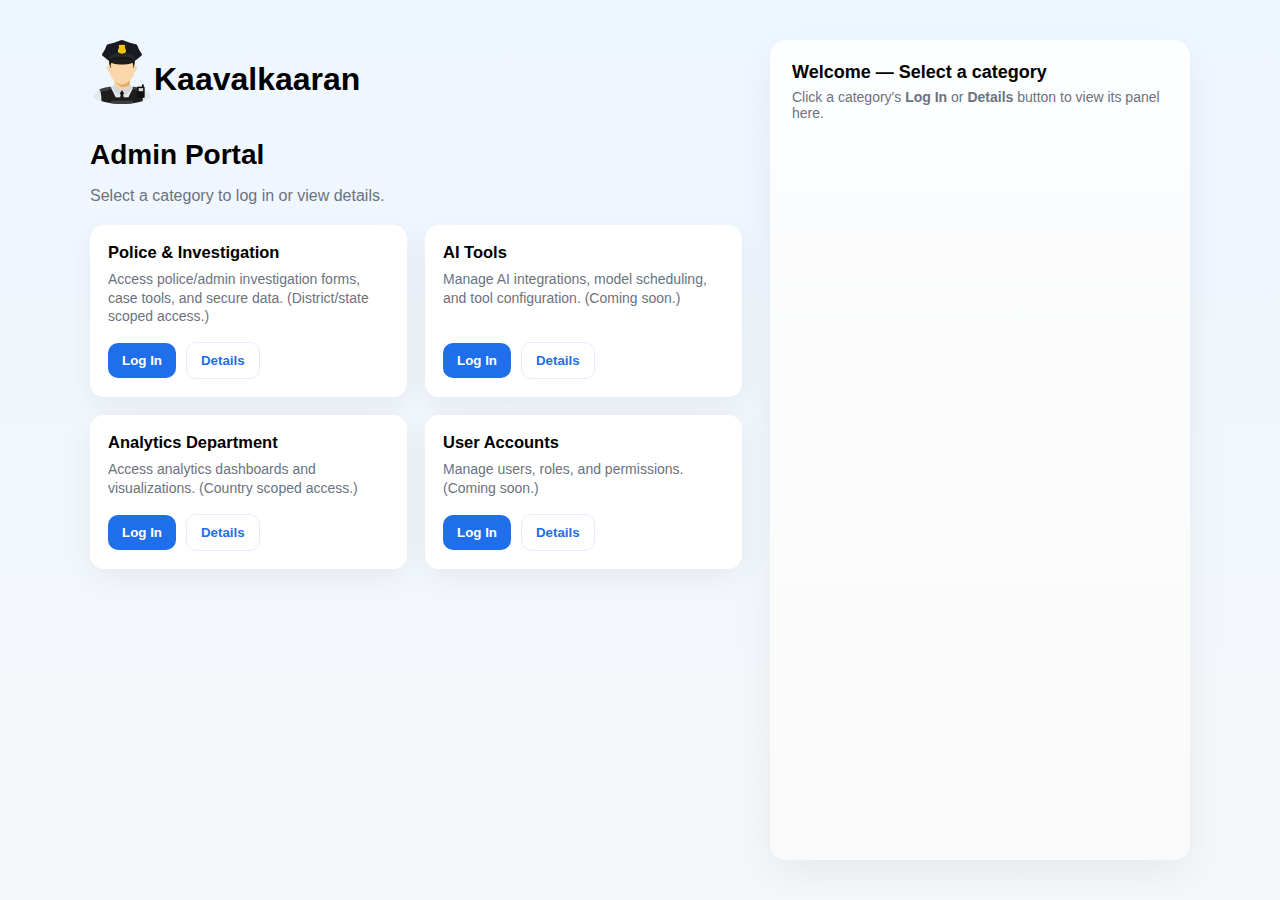
<file: KaavalHackathon/Admin_UI/index.html>
<!DOCTYPE html>
<html lang="en">
<head>
  <meta charset="utf-8" />
  <meta name="viewport" content="width=device-width,initial-scale=1" />
  <title>Admin Portal — Login & Details</title>
  <style>
    :root{
      --bg:#f5f8fa;
      --card:#ffffff;
      --accent:#1f6feb;
      --muted:#6b7280;
      --success:#10b981;
      --danger:#ef4444;
      --radius:14px;
    }
    *{box-sizing:border-box}
    body{
      margin:0;
      font-family: Arial, sans-serif;
      background: linear-gradient(180deg, #eef6ff 0%, var(--bg) 100%);
      display:flex;
      justify-content:center;
      padding:40px 20px;
      min-height:100vh;
    }
    .wrap{
      width:100%;
      max-width:1100px;
      display:grid;
      grid-template-columns:1fr 420px;
      gap:28px;
    }
    header h1{margin-bottom:6px;font-size:28px;}
    p.lead{margin-bottom:20px;color:var(--muted);}
    .cards{
      display:grid;
      grid-template-columns:repeat(2,minmax(0,1fr));
      gap:18px;
    }
    .card{
      background:var(--card);
      border-radius:var(--radius);
      padding:18px;
      box-shadow:0 8px 30px rgba(17,24,39,0.06);
      display:flex;
      flex-direction:column;
      min-height:140px;
      transition:transform .18s ease, box-shadow .18s ease;
    }
    .card:hover{
      transform: translateY(-6px);
      box-shadow:0 18px 40px rgba(17,24,39,0.08);
    }
    .card h3{margin:0 0 8px 0;font-size:16.5px;}
    .card p{margin:0 0 16px 0;color:var(--muted);font-size:14px;line-height:1.35;}
    .card .meta{margin-top:auto; display:flex; gap:10px; align-items:center}
    .btn{
      background:var(--accent);
      color:white;
      border:0;
      padding:10px 14px;
      border-radius:10px;
      cursor:pointer;
      font-weight:600;
    }
    .btn.ghost{
      background:transparent;
      color:var(--accent);
      border:1px solid rgba(31,111,235,0.12);
      box-shadow:none;
    }

    .panel{
      grid-column:2/3;
      background: linear-gradient(180deg, rgba(255,255,255,0.85), rgba(250,250,250,0.9));
      border-radius:16px;
      padding:22px;
      box-shadow: 0 14px 40px rgba(2,6,23,0.06);
      position:sticky;
      top:24px;
      min-height:250px;
    }
    .panel h2{margin:0 0 6px 0; font-size:18px}
    .panel p{margin:0 0 14px 0;color:var(--muted);font-size:14px}

    form{margin-top:10px; display:flex; flex-direction:column; gap:12px}
    label{font-size:13px;color:#374151}
    input, select{
      padding:10px 12px;
      border-radius:10px;
      border:1px solid #e6e9ee;
      background:white;
      font-size:14px;
      outline:none;
    }
    input:focus, select:focus{box-shadow:0 6px 20px rgba(31,111,235,0.08); border-color: rgba(31,111,235,0.22)}
    .row{display:flex; gap:10px}
    .row .col{flex:1}
    .note{font-size:13px;color:var(--muted)}
    .feedback{font-size:13px;padding:10px;border-radius:10px;display:none}
    .feedback.show{display:block}
    .feedback.success{background: rgba(16,185,129,0.12); color: #064e3b; border:1px solid rgba(16,185,129,0.18)}
    .feedback.error{background: rgba(239,68,68,0.08); color:#7f1d1d; border:1px solid rgba(239,68,68,0.12)}
    .actions{display:flex; gap:8px; margin-top:6px}
    @media (max-width:980px){.wrap{grid-template-columns:1fr}}
    @media (max-width:560px){.cards{grid-template-columns:1fr}}
  </style>
</head>
<body>
  <div class="wrap" role="main">
    <div>
      <nav class="navbar" style="display:flex;">
        <div class="brand">
            <div><img src="policeman.png" alt="Anveshan Logo"><h1 style="float:right">Kaavalkaaran</h1></div>
        </div>
      </nav>
      <header>
        <h1>Admin Portal</h1>
        <p class="lead">Select a category to log in or view details.</p>
      </header>

      <section class="cards" aria-label="Admin categories">
        <article class="card" id="card-police">
          <h3>Police & Investigation</h3>
          <p>Access police/admin investigation forms, case tools, and secure data. (District/state scoped access.)</p>
          <div class="meta">
            <button class="btn" data-target="police">Log In</button>
            <button class="btn ghost" data-details="police">Details</button>
          </div>
        </article>

        <article class="card" id="card-ai">
          <h3>AI Tools</h3>
          <p>Manage AI integrations, model scheduling, and tool configuration. (Coming soon.)</p>
          <div class="meta">
            <button class="btn" data-target="ai">Log In</button>
            <button class="btn ghost" data-details="ai">Details</button>
          </div>
        </article>

        <article class="card" id="card-analytics">
          <h3>Analytics Department</h3>
          <p>Access analytics dashboards and visualizations. (Country scoped access.)</p>
          <div class="meta">
            <button class="btn" data-target="analytics">Log In</button>
            <button class="btn ghost" data-details="analytics">Details</button>
          </div>
        </article>

        <article class="card" id="card-users">
          <h3>User Accounts</h3>
          <p>Manage users, roles, and permissions. (Coming soon.)</p>
          <div class="meta">
            <button class="btn" data-target="users">Log In</button>
            <button class="btn ghost" data-details="users">Details</button>
          </div>
        </article>
      </section>
    </div>

    <aside class="panel" aria-live="polite">
      <div id="panel-default">
        <h2>Welcome — Select a category</h2>
        <p class="note">Click a category's <strong>Log In</strong> or <strong>Details</strong> button to view its panel here.</p>
      </div>

      <div id="form-police" style="display:none;">
        <h2>Police Admin Login</h2>
        <p class="note">Fields: name, password, district, state.</p>
        <div id="feedback-police" class="feedback"></div>
        <form id="policeForm" novalidate>
          <label for="p-name">Name</label>
          <input id="p-name" name="name" type="text" placeholder="Officer name" required>
          <label for="p-password">Password</label>
          <input id="p-password" name="password" type="password" placeholder="••••••••" minlength="6" required>
          <div class="row">
            <div class="col"><label for="p-district">District</label><input id="p-district" name="district" type="text" placeholder="District" required></div>
            <div class="col"><label for="p-state">State</label>
              <select id="p-state" name="state" required>
                <option value="">Select state</option>
                <option>Andhra Pradesh</option>
                <option>Arunachal Pradesh</option>
                <option>Assam</option>
                <option>Bihar</option>
                <option>Chhattisgarh</option>
                <option>Goa</option>
                <option>Gujarat</option>
                <option>Haryana</option>
                <option>Himachal Pradesh</option>
                <option>Jharkhand</option>
                <option>Karnataka</option>
                <option>Kerala</option>
                <option>Madhya Pradesh</option>
                <option>Maharashtra</option>
                <option>Manipur</option>
                <option>Meghalaya</option>
                <option>Mizoram</option>
                <option>Nagaland</option>
                <option>Odisha</option>
                <option>Punjab</option>
                <option>Rajasthan</option>
                <option>Sikkim</option>
                <option>Tamil Nadu</option>
                <option>Telangana</option>
                <option>Tripura</option>
                <option>Uttar Pradesh</option>
                <option>Uttarakhand</option>
                <option>West Bengal</option>
              </select>
            </div>
          </div>
          <div class="actions"><button class="btn" type="submit">Sign in</button><button type="button" class="btn ghost" data-action="cancel">Cancel</button></div>
        </form>
      </div>

      <div id="form-analytics" style="display:none;">
        <h2>Analytics Login</h2>
        <p class="note">Fields: name, password, country.</p>
        <div id="feedback-analytics" class="feedback"></div>
        <form id="analyticsForm" novalidate>
          <label for="a-name">Name</label>
          <input id="a-name" name="name" type="text" placeholder="Analyst name" required>
          <label for="a-password">Password</label>
          <input id="a-password" name="password" type="password" placeholder="••••••••" minlength="6" required>
          <label for="a-country">Country</label>
          <select id="a-country" name="country" required>
            <option value="">Select country</option>
            <option>India</option>
            <option>United States</option>
            <option>Other</option>
          </select>
          <div class="actions"><button class="btn" type="submit">Sign in</button><button type="button" class="btn ghost" data-action="cancel">Cancel</button></div>
        </form>
      </div>
      <div id="form-ai" style="display:none;">
        <h2>AI Tools Admin Login</h2>
        <p class="note">Fields: name, password, role (Admin/Moderator).</p>
        <div id="feedback-ai" class="feedback"></div>
        <form id="aiForm" novalidate>
          <label for="ai-name">Name</label>
          <input id="ai-name" name="name" type="text" placeholder="Admin name" required>
          <label for="ai-password">Password</label>
          <input id="ai-password" name="password" type="password" placeholder="••••••••" minlength="6" required>
          <label for="ai-role">Role</label>
          <select id="ai-role" name="role" required>
            <option value="">Select role</option>
            <option>Admin</option>
            <option>Moderator</option>
          </select>
          <div class="actions">
            <button class="btn" type="submit">Sign in</button>
            <button type="button" class="btn ghost" data-action="cancel">Cancel</button>
          </div>
        </form>
      </div>
      <div id="form-users" style="display:none;">
        <h2>User Accounts Admin Login</h2>
        <p class="note">Fields: name, password, role (Admin/Manager).</p>
        <div id="feedback-users" class="feedback"></div>
        <form id="usersForm" novalidate>
          <label for="u-name">Name</label>
          <input id="u-name" name="name" type="text" placeholder="Admin name" required>
          <label for="u-password">Password</label>
          <input id="u-password" name="password" type="password" placeholder="••••••••" minlength="6" required>
          <label for="u-role">Role</label>
          <select id="u-role" name="role" required>
            <option value="">Select role</option>
            <option>Admin</option>
            <option>Manager</option>
          </select>
          <div class="actions">
            <button class="btn" type="submit">Sign in</button>
            <button type="button" class="btn ghost" data-action="cancel">Cancel</button>
          </div>
        </form>
      </div>
    </aside>
  </div>

  <script>
    const targetButtons = document.querySelectorAll('[data-target]');
    const detailButtons = document.querySelectorAll('[data-details]');

    const panelDefault = document.getElementById('panel-default');
    const formPolice = document.getElementById('form-police');
    const formAnalytics = document.getElementById('form-analytics');
    const formAI = document.getElementById('form-ai');
    const formUsers = document.getElementById('form-users');

    function showPanel(name){
      panelDefault.style.display='none';
      formPolice.style.display='none';
      formAI.style.display='none';
      formUsers.style.display='none';
      formAnalytics.style.display='none';

      if(name==='police') formPolice.style.display='block';
      else if(name==='analytics') formAnalytics.style.display='block';
      else if(name==='ai') formAI.style.display='block';
      else if(name==='users') formUsers.style.display='block';
      else panelDefault.style.display='block';
    }

    targetButtons.forEach(btn=>{
      btn.addEventListener('click', ()=> {
        showPanel(btn.dataset.target);
      });
    });

    // Cancel buttons
    document.querySelectorAll('[data-action="cancel"]').forEach(btn=>{
      btn.addEventListener('click', ()=> showPanel());
    });

    // Details buttons
    detailButtons.forEach(btn=>{
      btn.addEventListener('click', ()=>{
        const cat = btn.dataset.details;
        panelDefault.innerHTML = `<h2>${cat.charAt(0).toUpperCase()+cat.slice(1)} — Details</h2><p>${document.getElementById('card-'+cat).querySelector('p').textContent}</p><p class="note">Click 'Cancel' to return.</p>`;
        showPanel();
      });
    });

    // Simple client-side validation
    
    document.getElementById('policeForm').addEventListener('submit',e=>{
      e.preventDefault();
      const name=document.getElementById('p-name').value.trim(),
            pwd=document.getElementById('p-password').value,
            district=document.getElementById('p-district').value.trim(),
            state=document.getElementById('p-state').value;
      if(!name||!pwd||!district||!state){showFeedback(document.getElementById('feedback-police'),'Please fill all fields','error');return}
      if(pwd.length<6){showFeedback(document.getElementById('feedback-police'),'Password must be at least 6 characters','error');return}
      showFeedback(document.getElementById('feedback-police'),`Welcome ${name} — Police login successful.`);
      e.target.reset();
    });

    document.getElementById('analyticsForm').addEventListener('submit',e=>{
      e.preventDefault();
      const name=document.getElementById('a-name').value.trim(),
            pwd=document.getElementById('a-password').value,
            country=document.getElementById('a-country').value;
      if(!name||!pwd||!country){showFeedback(document.getElementById('feedback-analytics'),'Please fill all fields','error');return}
      if(pwd.length<6){showFeedback(document.getElementById('feedback-analytics'),'Password must be at least 6 characters','error');return}
      showFeedback(document.getElementById('feedback-analytics'),`Welcome ${name} — Analytics login successful.`);
      e.target.reset();
    });

    document.getElementById('aiForm').addEventListener('submit',e=>{
      e.preventDefault();
      const name=document.getElementById('ai-name').value.trim(),
            pwd=document.getElementById('ai-password').value,
            role=document.getElementById('ai-role').value;
      if(!name||!pwd||!role){showFeedback(document.getElementById('feedback-ai'),'Please fill all fields','error');return}
      if(pwd.length<6){showFeedback(document.getElementById('feedback-ai'),'Password must be at least 6 characters','error');return}
      showFeedback(document.getElementById('feedback-ai'),`Welcome ${name} — AI Tools login successful.`);
      e.target.reset();
    });

    document.getElementById('usersForm').addEventListener('submit',e=>{
      e.preventDefault();
      const name=document.getElementById('u-name').value.trim(),
            pwd=document.getElementById('u-password').value,
            role=document.getElementById('u-role').value;
      if(!name||!pwd||!role){showFeedback(document.getElementById('feedback-users'),'Please fill all fields','error');return}
      if(pwd.length<6){showFeedback(document.getElementById('feedback-users'),'Password must be at least 6 characters','error');return}
      showFeedback(document.getElementById('feedback-users'),`Welcome ${name} — User Accounts login successful.`);
      e.target.reset();
    });

    showPanel();
  </script>
</body>
</html>
</file>
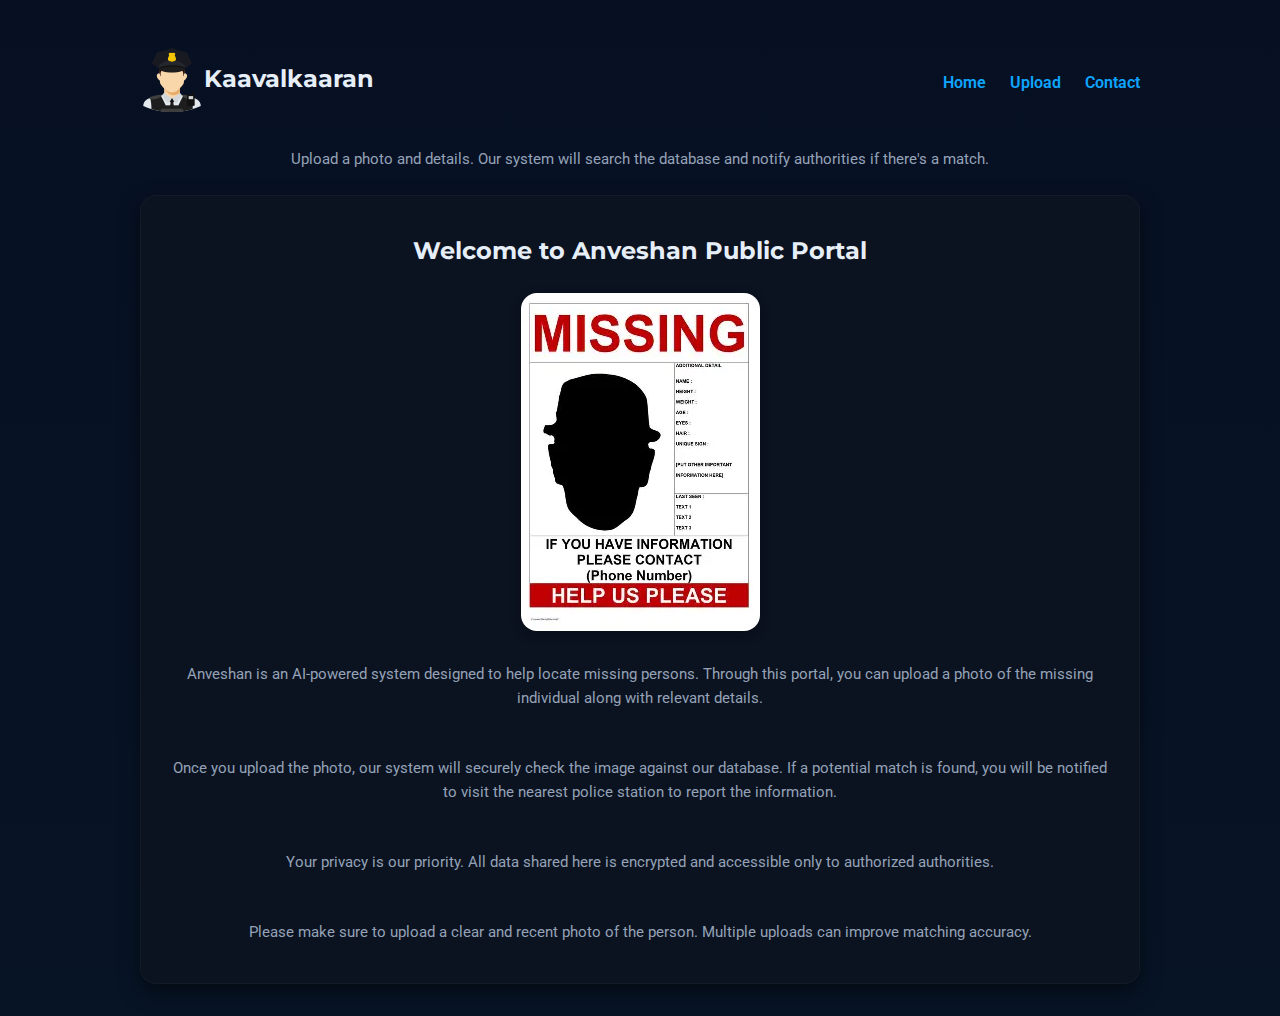
<file: KaavalHackathon/Public_UI/index.html>
<!doctype html>
<html lang="en">
<head>
<meta charset="utf-8">
<meta name="viewport" content="width=device-width, initial-scale=1">
<title>Anveshan — Public Portal</title>
<link href="https://fonts.googleapis.com/css2?family=Roboto:wght@400;500;700&family=Montserrat:wght@400;600;700&display=swap" rel="stylesheet">
<style>
:root{
  --bg:#0f1724;
  --card:#0b1220;
  --accent:#0ea5ff;
  --accent2:#7c3aed;
  --muted:#94a3b8;
  --glass: rgba(255,255,255,0.03);
  --maxw:1000px;
}
body{
  margin:0;
  font-family:'Roboto', sans-serif;
  background: linear-gradient(180deg,#071023 0%,#071426 100%);
  color:#e6eef8;
  min-height:100vh;
  display:flex;
  justify-content:center;
  padding:32px;
}
.wrap{
  max-width:var(--maxw);
  width:100%;
}
.navbar{
  display:flex;
  justify-content:space-between;
  align-items:center;
  padding:16px 0;
}
.navbar a{
  color:var(--accent);
  text-decoration:none;
  font-weight:600;
  margin-left:20px;
}
.panel{
  background: var(--card);
  border-radius:16px;
  padding:24px;
  box-shadow: 0 8px 20px rgba(0,0,0,0.5);
  border:1px solid rgba(255,255,255,0.04);
  margin-top:24px;
  display:flex;
  flex-direction: column;
  align-items: center;
  gap:16px;
}
h1{font-family:'Montserrat', sans-serif; font-size:24px; margin-bottom:12px; text-align:center;}
p{color:var(--muted); font-size:15px; line-height:1.6; text-align:center;}
.panel img{
  max-width:90%;
  border-radius:16px;
  box-shadow: 0 4px 12px rgba(0,0,0,0.3);
}
</style>
</head>
<body>
<div class="wrap">
  <nav class="navbar" style="display:flex;">
    <div class="brand">
        <div><img src="policeman.png" alt="Anveshan Logo"><h1 style="float:right">Kaavalkaaran</h1></div>
    </div>
    <div>
      <a href="index.html">Home</a>
      <a href="Public_Portal.html">Upload</a>
      <a href="public_contact.html">Contact</a>
    </div>
  </nav>
  <div>
    <p class="lead">Upload a photo and details. Our system will search the database and notify authorities if there's a match.</p>
  </div>
  <section class="panel">
    <h1>Welcome to Anveshan Public Portal</h1>
    <img src="missing.webp" alt="Missing person illustration">
    <p>
      Anveshan is an AI-powered system designed to help locate missing persons. Through this portal, you can upload a photo of the missing individual along with relevant details. 
    </p>
    <p>
      Once you upload the photo, our system will securely check the image against our database. If a potential match is found, you will be notified to visit the nearest police station to report the information. 
    </p>
    <p>
      Your privacy is our priority. All data shared here is encrypted and accessible only to authorized authorities.
    </p>
    <p>
      Please make sure to upload a clear and recent photo of the person. Multiple uploads can improve matching accuracy.
    </p>
  </section>
</div>
</body>
</html>
</file>
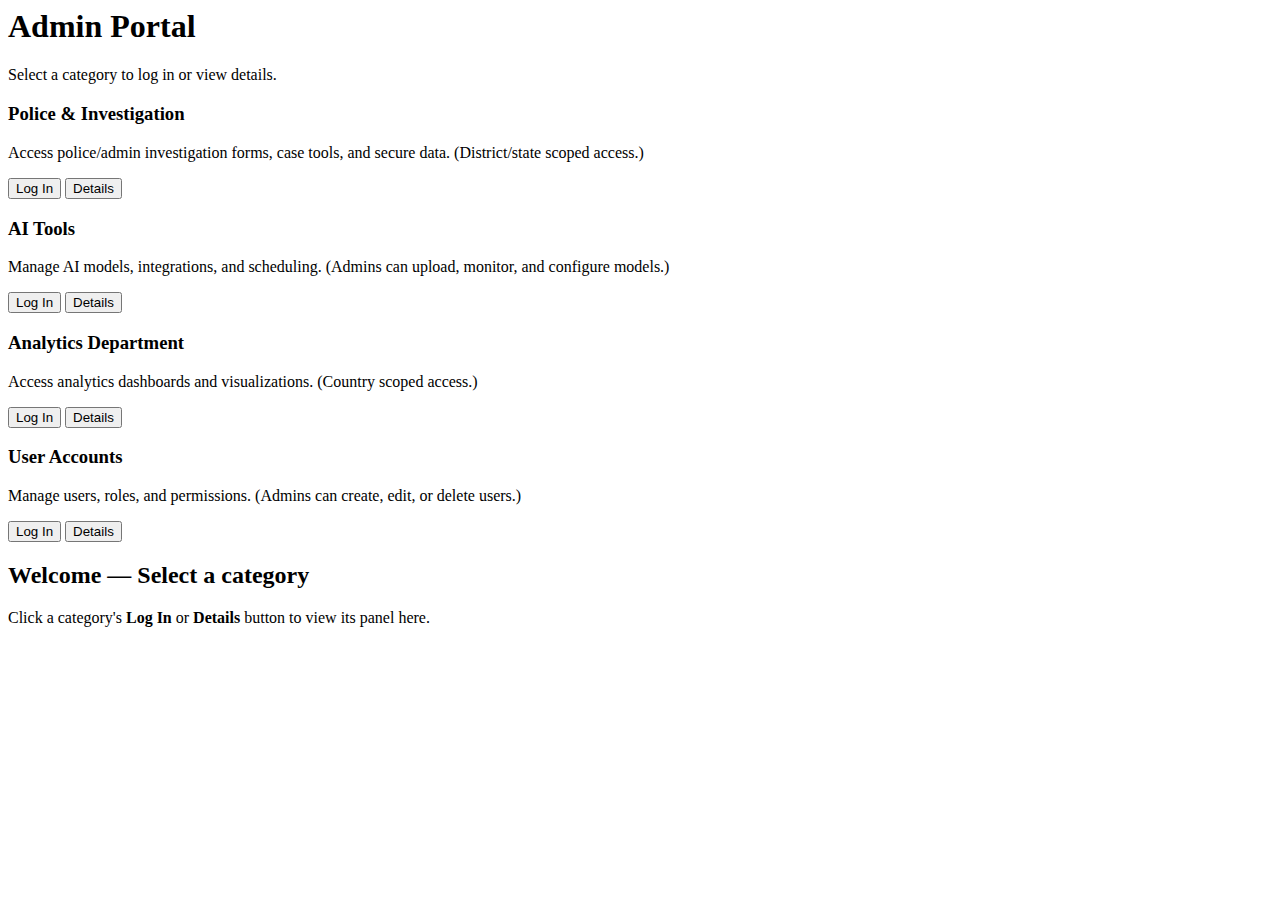
<file: KaavalHackathon/Admin_UI/exxample.html>
<!-- Keep the previous HTML head & CSS the same -->

<body>
  <div class="wrap" role="main">
    <div>
      <header>
        <h1>Admin Portal</h1>
        <p class="lead">Select a category to log in or view details.</p>
      </header>

      <section class="cards" aria-label="Admin categories">
        <article class="card" id="card-police">
          <h3>Police & Investigation</h3>
          <p>Access police/admin investigation forms, case tools, and secure data. (District/state scoped access.)</p>
          <div class="meta">
            <button class="btn" data-target="police">Log In</button>
            <button class="btn ghost" data-details="police">Details</button>
          </div>
        </article>

        <article class="card" id="card-ai">
          <h3>AI Tools</h3>
          <p>Manage AI models, integrations, and scheduling. (Admins can upload, monitor, and configure models.)</p>
          <div class="meta">
            <button class="btn" data-target="ai">Log In</button>
            <button class="btn ghost" data-details="ai">Details</button>
          </div>
        </article>

        <article class="card" id="card-analytics">
          <h3>Analytics Department</h3>
          <p>Access analytics dashboards and visualizations. (Country scoped access.)</p>
          <div class="meta">
            <button class="btn" data-target="analytics">Log In</button>
            <button class="btn ghost" data-details="analytics">Details</button>
          </div>
        </article>

        <article class="card" id="card-users">
          <h3>User Accounts</h3>
          <p>Manage users, roles, and permissions. (Admins can create, edit, or delete users.)</p>
          <div class="meta">
            <button class="btn" data-target="users">Log In</button>
            <button class="btn ghost" data-details="users">Details</button>
          </div>
        </article>
      </section>
    </div>

    <aside class="panel" aria-live="polite">
      <div id="panel-default">
        <h2>Welcome — Select a category</h2>
        <p class="note">Click a category's <strong>Log In</strong> or <strong>Details</strong> button to view its panel here.</p>
      </div>

      <!-- Police login form (unchanged) -->
      <div id="form-police" style="display:none;">
        <!-- Police form code here -->
      </div>

      <!-- AI Tools login form -->
      <div id="form-ai" style="display:none;">
        <h2>AI Tools Admin Login</h2>
        <p class="note">Fields: name, password, role (Admin/Moderator).</p>
        <div id="feedback-ai" class="feedback"></div>
        <form id="aiForm" novalidate>
          <label for="ai-name">Name</label>
          <input id="ai-name" name="name" type="text" placeholder="Admin name" required>
          <label for="ai-password">Password</label>
          <input id="ai-password" name="password" type="password" placeholder="••••••••" minlength="6" required>
          <label for="ai-role">Role</label>
          <select id="ai-role" name="role" required>
            <option value="">Select role</option>
            <option>Admin</option>
            <option>Moderator</option>
          </select>
          <div class="actions">
            <button class="btn" type="submit">Sign in</button>
            <button type="button" class="btn ghost" data-action="cancel">Cancel</button>
          </div>
        </form>
      </div>

      <!-- Analytics login form (unchanged) -->
      <div id="form-analytics" style="display:none;">
        <!-- Analytics form code here -->
      </div>

      <!-- User Accounts login form -->
      <div id="form-users" style="display:none;">
        <h2>User Accounts Admin Login</h2>
        <p class="note">Fields: name, password, role (Admin/Manager).</p>
        <div id="feedback-users" class="feedback"></div>
        <form id="usersForm" novalidate>
          <label for="u-name">Name</label>
          <input id="u-name" name="name" type="text" placeholder="Admin name" required>
          <label for="u-password">Password</label>
          <input id="u-password" name="password" type="password" placeholder="••••••••" minlength="6" required>
          <label for="u-role">Role</label>
          <select id="u-role" name="role" required>
            <option value="">Select role</option>
            <option>Admin</option>
            <option>Manager</option>
          </select>
          <div class="actions">
            <button class="btn" type="submit">Sign in</button>
            <button type="button" class="btn ghost" data-action="cancel">Cancel</button>
          </div>
        </form>
      </div>
    </aside>
  </div>

  <script>
    const targetButtons = document.querySelectorAll('[data-target]');
    const detailButtons = document.querySelectorAll('[data-details]');
    const panelDefault = document.getElementById('panel-default');
    const formPolice = document.getElementById('form-police');
    const formAnalytics = document.getElementById('form-analytics');
    const formAI = document.getElementById('form-ai');
    const formUsers = document.getElementById('form-users');

    function showPanel(name){
      panelDefault.style.display='none';
      formPolice.style.display='none';
      formAnalytics.style.display='none';
      formAI.style.display='none';
      formUsers.style.display='none';

      if(name==='police') formPolice.style.display='block';
      else if(name==='analytics') formAnalytics.style.display='block';
      else if(name==='ai') formAI.style.display='block';
      else if(name==='users') formUsers.style.display='block';
      else panelDefault.style.display='block';
    }

    targetButtons.forEach(btn=>{
      btn.addEventListener('click', ()=> showPanel(btn.dataset.target));
    });

    // Cancel buttons
    document.querySelectorAll('[data-action="cancel"]').forEach(btn=>{
      btn.addEventListener('click', ()=> showPanel());
    });

    // Details buttons
    detailButtons.forEach(btn=>{
      btn.addEventListener('click', ()=>{
        const cat = btn.dataset.details;
        panelDefault.innerHTML = `<h2>${cat.charAt(0).toUpperCase()+cat.slice(1)} — Details</h2>
          <p>${document.getElementById('card-'+cat).querySelector('p').textContent}</p>
          <p class="note">Click 'Cancel' to return.</p>`;
        showPanel();
      });
    });

    // Simple client-side validation
    function showFeedback(el,text,type='success'){el.className='feedback show '+(type==='error'?'error':'success'); el.textContent=text; setTimeout(()=>el.classList.remove('show'),4500);}

    document.getElementById('policeForm').addEventListener('submit',e=>{
      e.preventDefault();
      const name=document.getElementById('p-name').value.trim(),
            pwd=document.getElementById('p-password').value,
            district=document.getElementById('p-district').value.trim(),
            state=document.getElementById('p-state').value;
      if(!name||!pwd||!district||!state){showFeedback(document.getElementById('feedback-police'),'Please fill all fields','error');return}
      if(pwd.length<6){showFeedback(document.getElementById('feedback-police'),'Password must be at least 6 characters','error');return}
      showFeedback(document.getElementById('feedback-police'),`Welcome ${name} — Police login successful.`);
      e.target.reset();
    });

    document.getElementById('analyticsForm').addEventListener('submit',e=>{
      e.preventDefault();
      const name=document.getElementById('a-name').value.trim(),
            pwd=document.getElementById('a-password').value,
            country=document.getElementById('a-country').value;
      if(!name||!pwd||!country){showFeedback(document.getElementById('feedback-analytics'),'Please fill all fields','error');return}
      if(pwd.length<6){showFeedback(document.getElementById('feedback-analytics'),'Password must be at least 6 characters','error');return}
      showFeedback(document.getElementById('feedback-analytics'),`Welcome ${name} — Analytics login successful.`);
      e.target.reset();
    });

    document.getElementById('aiForm').addEventListener('submit',e=>{
      e.preventDefault();
      const name=document.getElementById('ai-name').value.trim(),
            pwd=document.getElementById('ai-password').value,
            role=document.getElementById('ai-role').value;
      if(!name||!pwd||!role){showFeedback(document.getElementById('feedback-ai'),'Please fill all fields','error');return}
      if(pwd.length<6){showFeedback(document.getElementById('feedback-ai'),'Password must be at least 6 characters','error');return}
      showFeedback(document.getElementById('feedback-ai'),`Welcome ${name} — AI Tools login successful.`);
      e.target.reset();
    });

    document.getElementById('usersForm').addEventListener('submit',e=>{
      e.preventDefault();
      const name=document.getElementById('u-name').value.trim(),
            pwd=document.getElementById('u-password').value,
            role=document.getElementById('u-role').value;
      if(!name||!pwd||!role){showFeedback(document.getElementById('feedback-users'),'Please fill all fields','error');return}
      if(pwd.length<6){showFeedback(document.getElementById('feedback-users'),'Password must be at least 6 characters','error');return}
      showFeedback(document.getElementById('feedback-users'),`Welcome ${name} — User Accounts login successful.`);
      e.target.reset();
    });

    showPanel();
  </script>
</body>
</html>
</file>
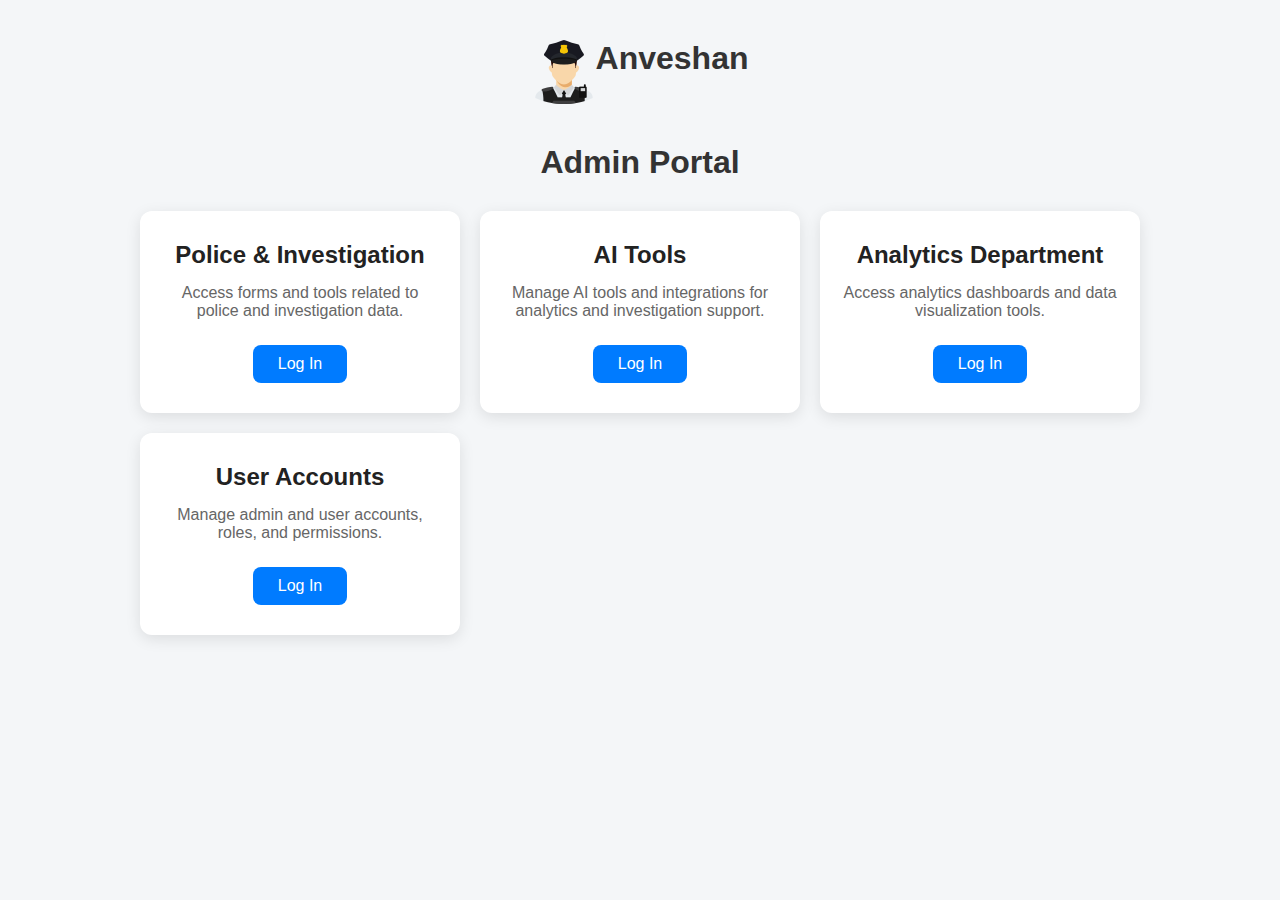
<file: KaavalHackathon/Admin_UI/fail.html>
<!DOCTYPE html>
<html lang="en">
<head>
    <meta charset="UTF-8">
    <meta name="viewport" content="width=device-width, initial-scale=1.0">
    <title>Admin Portal</title>
    <style>
        /* Basic reset */
        * {
            margin: 0;
            padding: 0;
            box-sizing: border-box;
            font-family: Arial, sans-serif;
        }

        body {
            background: #f4f6f8;
            display: flex;
            flex-direction: column;
            align-items: center;
            justify-content: flex-start;
            min-height: 100vh;
            padding: 40px 20px;
        }

        h1 {
            margin-bottom: 30px;
            color: #333;
        }

        .categories {
            display: grid;
            grid-template-columns: repeat(auto-fit, minmax(250px, 1fr));
            gap: 20px;
            width: 100%;
            max-width: 1000px;
        }

        .category-card {
            background: #fff;
            border-radius: 12px;
            padding: 30px 20px;
            text-align: center;
            box-shadow: 0 4px 15px rgba(0,0,0,0.1);
            transition: transform 0.3s, box-shadow 0.3s;
        }

        .category-card:hover {
            transform: translateY(-5px);
            box-shadow: 0 8px 25px rgba(0,0,0,0.15);
        }

        .category-card h2 {
            margin-bottom: 15px;
            font-size: 1.5rem;
            color: #222;
        }

        .category-card p {
            font-size: 1rem;
            color: #666;
            margin-bottom: 25px;
        }

        .category-card button {
            background-color: #007bff;
            color: white;
            border: none;
            padding: 10px 25px;
            border-radius: 8px;
            cursor: pointer;
            font-size: 1rem;
            transition: background 0.3s;
        }

        .category-card button:hover {
            background-color: #0056b3;
        }
    </style>
</head>
<body>
    <nav class="navbar" style="display:flex;align-items:left;">
        <div class="brand">
            <div><img src="policeman.png" alt="Anveshan Logo"><h1 style="float:right">Anveshan</h1></div>
        </div>
      </nav><br><br>
    <h1>Admin Portal</h1>
    <div class="categories">
        <div class="category-card">
            <h2>Police & Investigation</h2>
            <p>Access forms and tools related to police and investigation data.</p>
            <button>Log In</button>
        </div>

        <div class="category-card">
            <h2>AI Tools</h2>
            <p>Manage AI tools and integrations for analytics and investigation support.</p>
            <button>Log In</button>
        </div>

        <div class="category-card">
            <h2>Analytics Department</h2>
            <p>Access analytics dashboards and data visualization tools.</p>
            <button>Log In</button>
        </div>

        <div class="category-card">
            <h2>User Accounts</h2>
            <p>Manage admin and user accounts, roles, and permissions.</p>
            <button>Log In</button>
        </div>
    </div>
</body>
</html>
</file>
